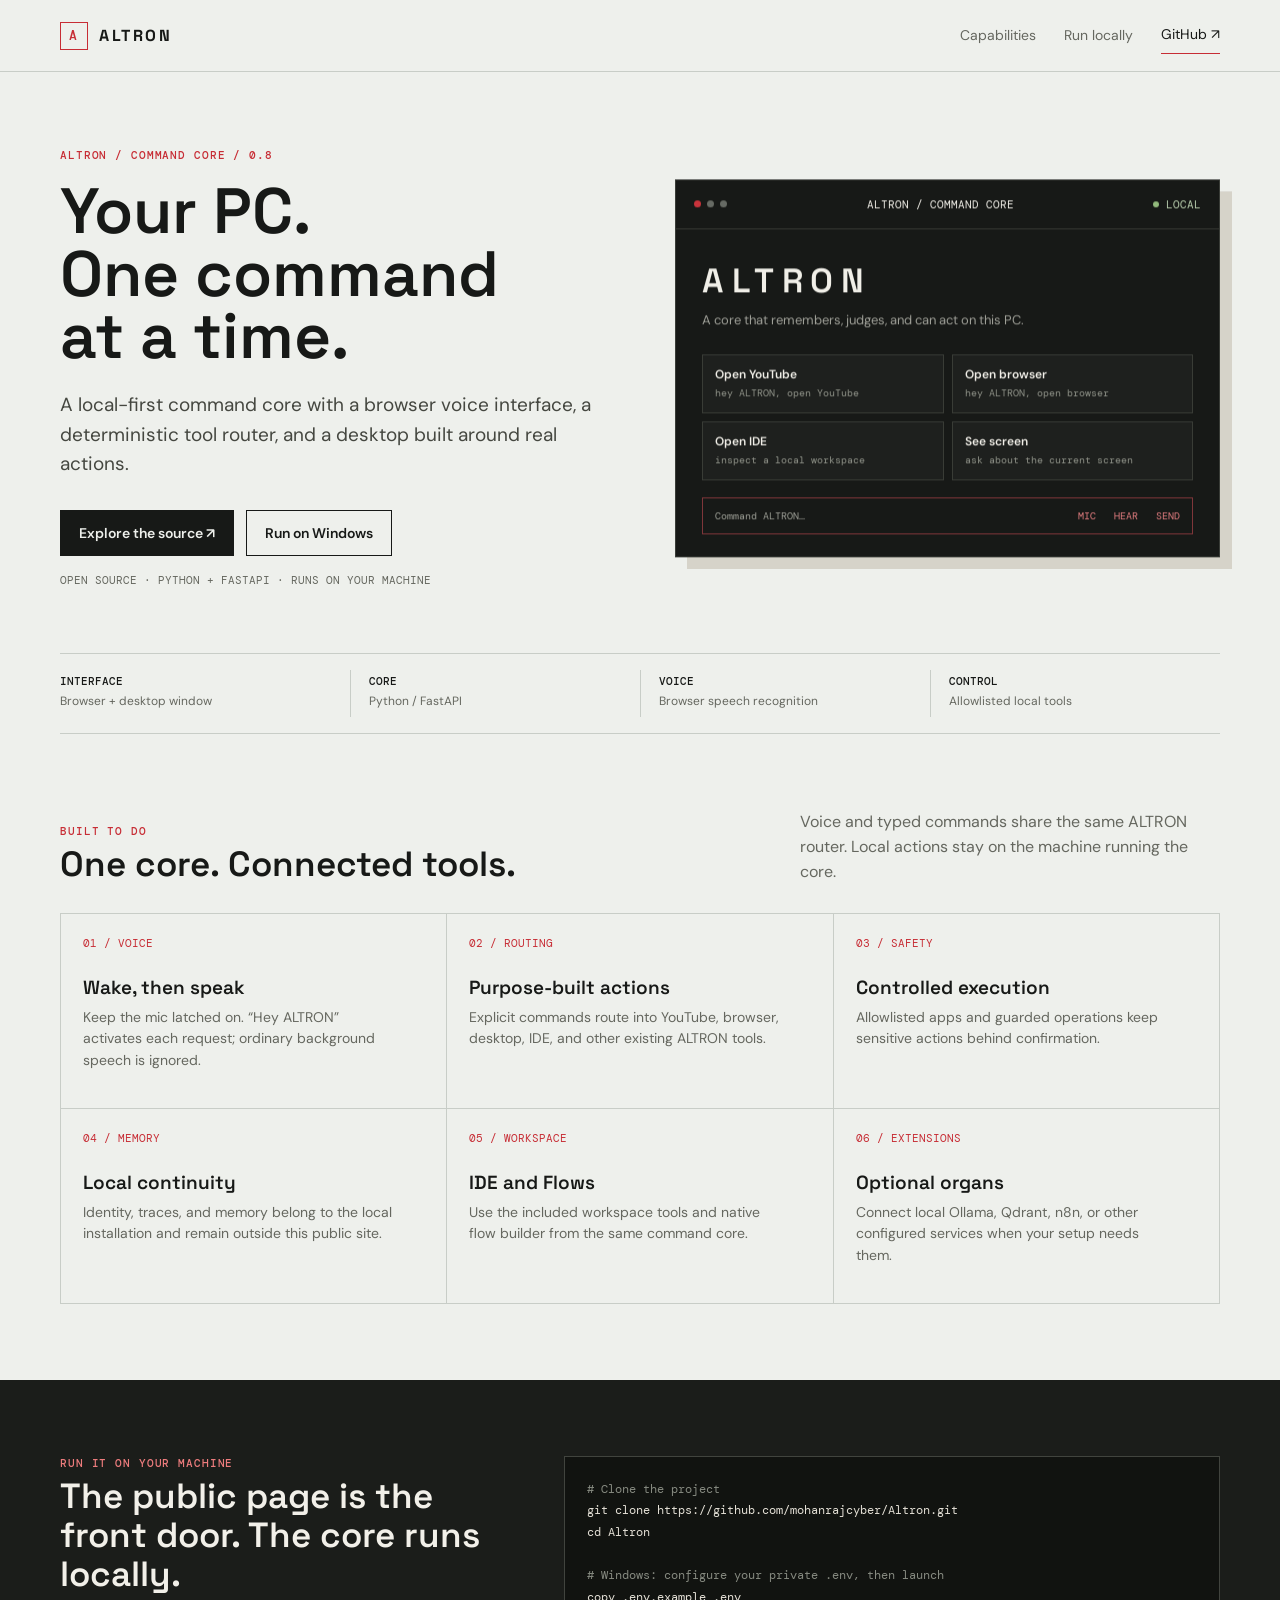
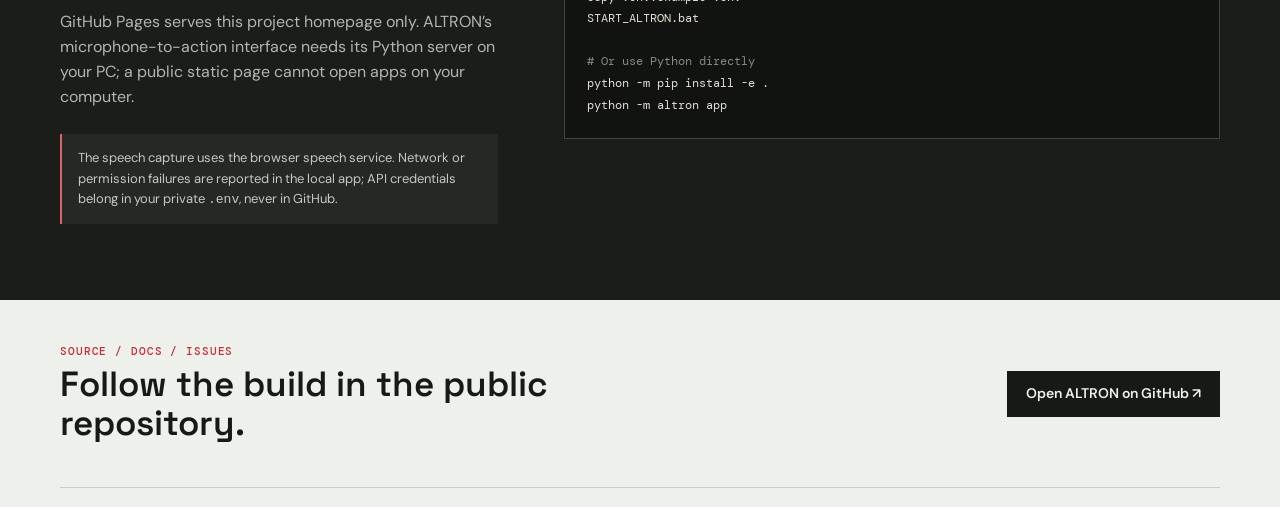
<file: index.html>
<!doctype html>
<html lang="en">
    <head>
        <meta charset="utf-8">
        <meta name="viewport" content="width=device-width, initial-scale=1">
        <meta http-equiv="refresh" content="0; url=site/">
        <title>ALTRON</title>
    </head>
    <body>
        <p>Opening the <a href="site/">ALTRON project site</a>…</p>
    </body>
</html>
</file>
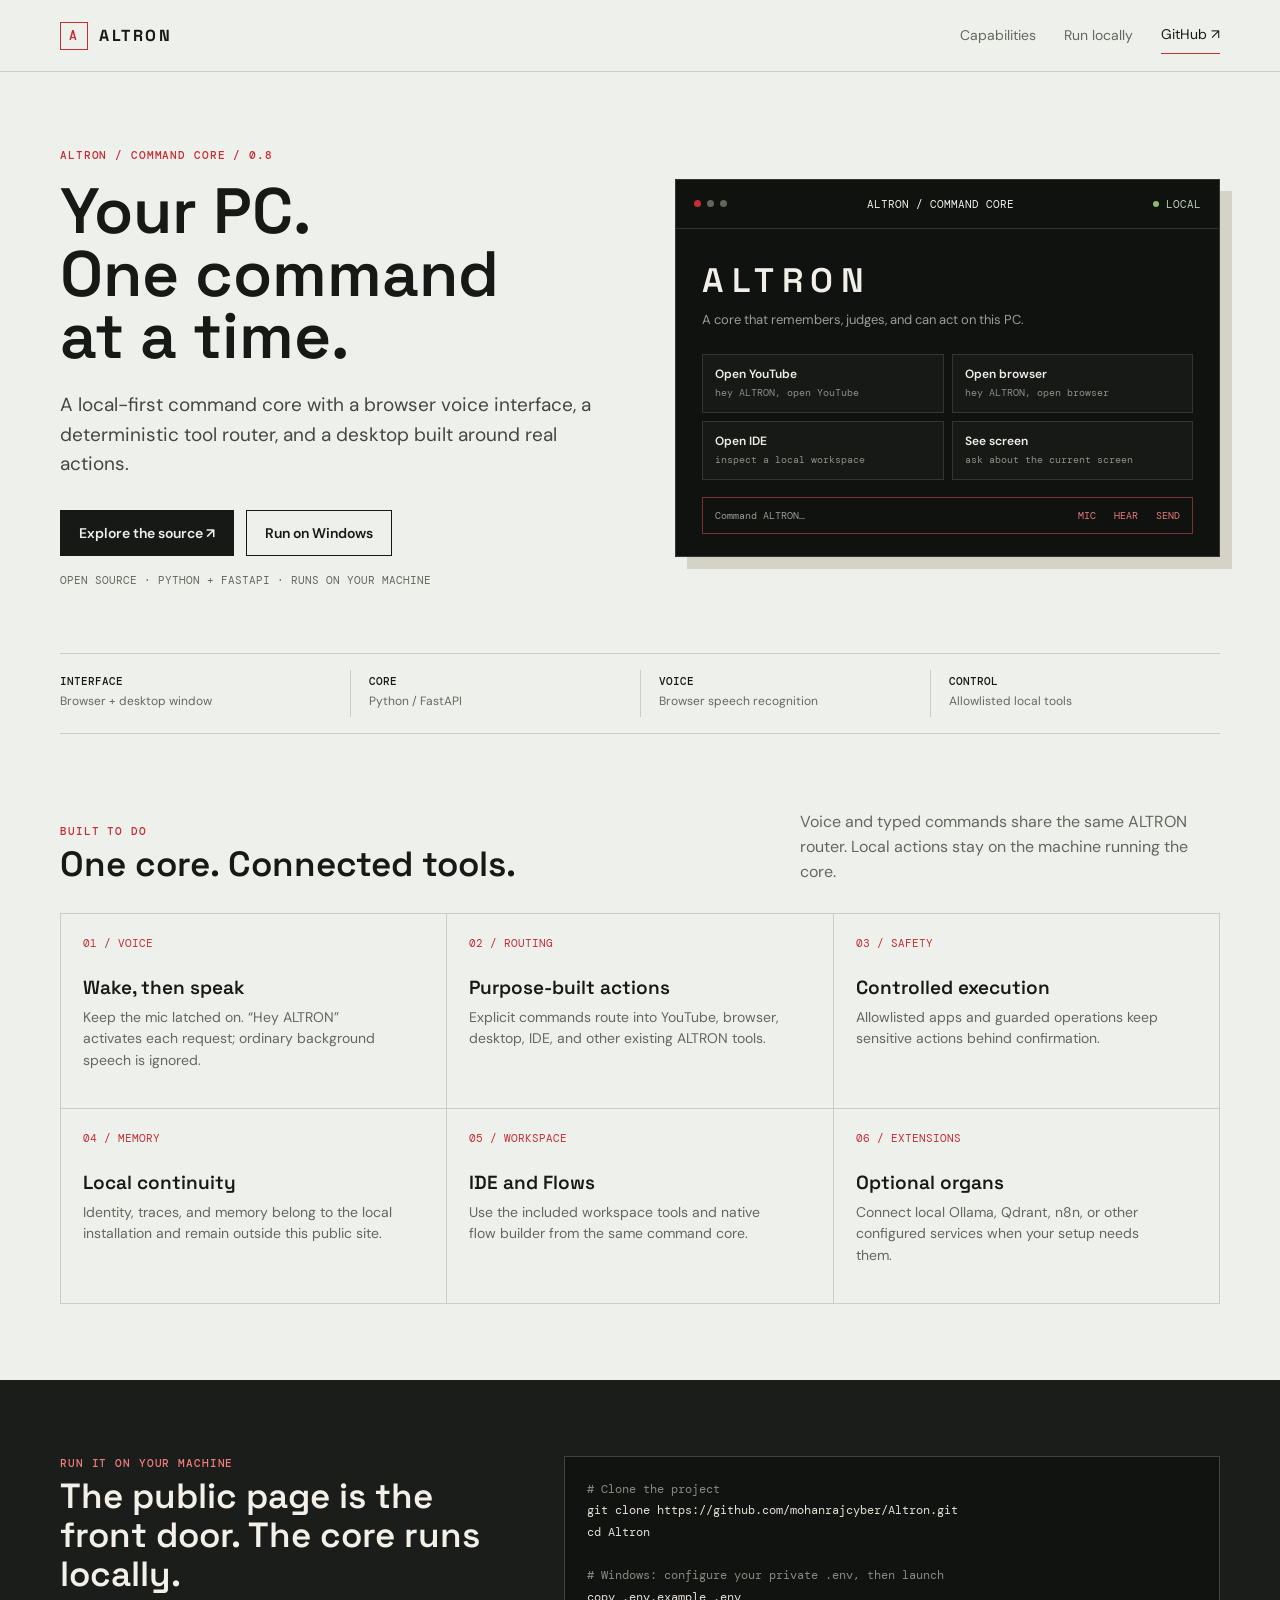
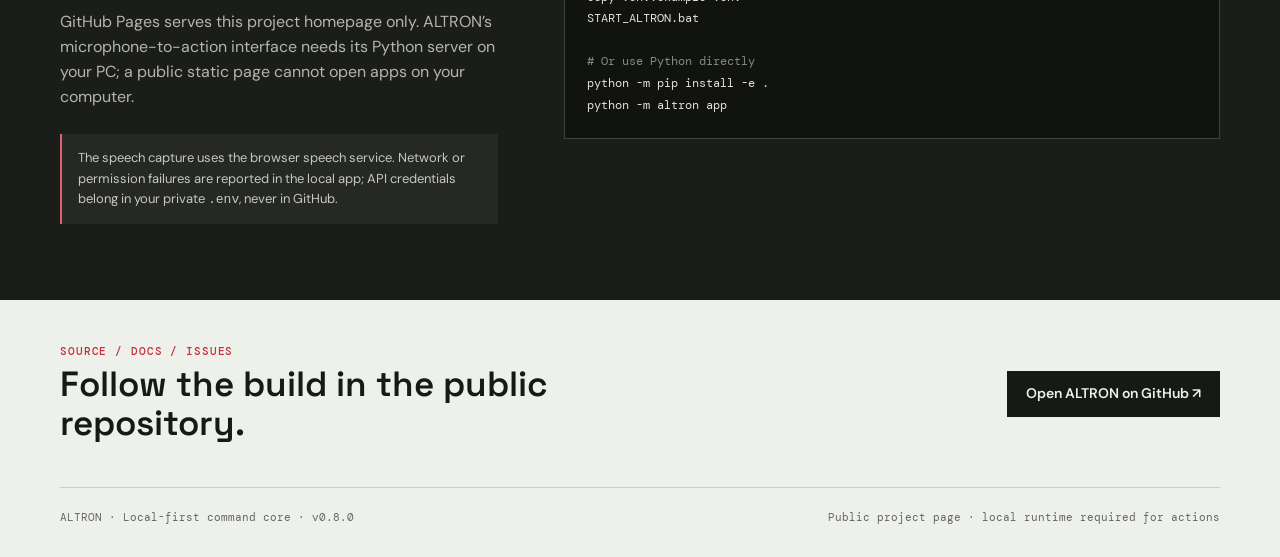
<file: site/index.html>
<!doctype html>
<html lang="en">
  <head>
    <meta charset="utf-8">
    <meta name="viewport" content="width=device-width, initial-scale=1">
    <meta name="theme-color" content="#f0eee8">
    <meta name="description" content="ALTRON is a local-first command core with voice input, an allowlisted tool router, and a desktop interface.">
    <title>ALTRON — Local command core</title>
    <link rel="preconnect" href="https://fonts.googleapis.com">
    <link rel="preconnect" href="https://fonts.gstatic.com" crossorigin>
    <link href="https://fonts.googleapis.com/css2?family=DM+Mono:wght@400;500&family=DM+Sans:wght@400;500;600;700&family=Space+Grotesk:wght@400;500;600;700&display=swap" rel="stylesheet">
    <style>
      :root {
        color-scheme: light;
        --paper: #eef0ec;
        --ink: #171917;
        --muted: #65675f;
        --line: #c8cdc7;
        --red: #c72d35;
        --green: #4a7553;
        --panel: #e2e6e0;
        --mono: "DM Mono", Consolas, monospace;
        --sans: "DM Sans", "Segoe UI", sans-serif;
        --display: "Space Grotesk", "Segoe UI", sans-serif;
      }
      * { box-sizing: border-box; }
      html { scroll-behavior: smooth; }
      body { margin: 0; background: var(--paper); color: var(--ink); font: 16px/1.55 var(--sans); }
      a { color: inherit; }
      .wrap { width: min(1160px, calc(100% - 48px)); margin: 0 auto; }
      .topbar { height: 72px; border-bottom: 1px solid var(--line); display: flex; align-items: center; }
      .nav { display: flex; align-items: center; justify-content: space-between; gap: 24px; }
      .brand { display: inline-flex; align-items: center; gap: 11px; text-decoration: none; font: 700 16px var(--display); letter-spacing: .16em; }
      .mark { width: 28px; aspect-ratio: 1; display: grid; place-items: center; border: 1px solid var(--red); color: var(--red); font: 500 13px var(--mono); }
      .links { display: flex; align-items: center; gap: 28px; }
      .links a { text-decoration: none; font-size: 14px; color: var(--muted); }
      .links a:hover { color: var(--red); }
      .links .repo { color: var(--ink); border-bottom: 1px solid var(--red); padding: 7px 0; }
      .hero { padding: 76px 0 66px; display: grid; grid-template-columns: minmax(0, 1.02fr) minmax(360px, .98fr); align-items: center; gap: 48px; }
      .eyebrow, .kicker { color: var(--red); font: 500 11px var(--mono); letter-spacing: .08em; text-transform: uppercase; }
      h1 { max-width: 650px; margin: 18px 0 22px; font: 600 64px/.98 var(--display); letter-spacing: 0; }
      .lead { max-width: 560px; margin: 0; color: #454740; font-size: 19px; line-height: 1.55; }
      .actions { display: flex; flex-wrap: wrap; gap: 12px; margin-top: 32px; }
      .button { min-height: 46px; padding: 0 18px; display: inline-flex; align-items: center; justify-content: center; border: 1px solid var(--ink); text-decoration: none; font-size: 14px; font-weight: 600; transition: transform .18s ease, background .18s ease; }
      .button:hover { transform: translateY(-2px); }
      .button.primary { background: var(--ink); color: var(--paper); }
      .button.primary:hover { background: var(--red); border-color: var(--red); }
      .button.secondary:hover { background: white; }
      .microcopy { margin: 17px 0 0; color: var(--muted); font: 11px var(--mono); }
      .product { border: 1px solid #333631; background: #101210; color: #f1efe8; box-shadow: 12px 12px 0 #d5d2c8; overflow: hidden; animation: rise .7s ease both; }
      .product-head { height: 49px; display: flex; align-items: center; justify-content: space-between; padding: 0 18px; border-bottom: 1px solid #30332e; font: 11px var(--mono); }
      .lights { display: flex; gap: 6px; }
      .lights i { width: 7px; height: 7px; border-radius: 50%; background: #62665f; }
      .lights i:first-child { background: var(--red); }
      .live { display: inline-flex; align-items: center; gap: 7px; color: #b8cfad; }
      .live:before { width: 6px; height: 6px; border-radius: 50%; background: #8fb878; content: ""; }
      .product-body { min-height: 314px; padding: 30px 26px 22px; }
      .product-title { margin: 0; font: 600 34px var(--display); letter-spacing: .22em; }
      .product-copy { margin: 8px 0 24px; color: #9c9d95; font-size: 13px; }
      .command-list { display: grid; grid-template-columns: 1fr 1fr; gap: 8px; }
      .command { min-height: 59px; padding: 10px 12px; border: 1px solid #333630; background: #171917; }
      .command b { display: block; font-size: 12px; font-weight: 600; }
      .command small { display: block; margin-top: 3px; color: #8d9086; font: 10px var(--mono); }
      .composer { margin-top: 17px; padding: 11px 12px; border: 1px solid #7b3034; color: #9a9c93; font: 10px var(--mono); }
      .composer span { float: right; color: #e37a7d; }
      .runtime { padding: 16px 0; border-top: 1px solid var(--line); border-bottom: 1px solid var(--line); display: grid; grid-template-columns: repeat(4, 1fr); }
      .runtime div { padding: 4px 18px; border-left: 1px solid var(--line); }
      .runtime div:first-child { padding-left: 0; border: 0; }
      .runtime b { display: block; font: 500 11px var(--mono); }
      .runtime small { color: var(--muted); font-size: 12px; }
      .section { padding: 76px 0; }
      .section-heading { display: flex; align-items: end; justify-content: space-between; gap: 24px; margin-bottom: 28px; }
      h2 { margin: 7px 0 0; font: 600 35px/1.12 var(--display); letter-spacing: 0; }
      .section-heading p { max-width: 420px; margin: 0; color: var(--muted); }
      .features { display: grid; grid-template-columns: repeat(3, 1fr); border-top: 1px solid var(--line); border-left: 1px solid var(--line); }
      .feature { min-height: 195px; padding: 22px; border-right: 1px solid var(--line); border-bottom: 1px solid var(--line); }
      .feature-num { color: var(--red); font: 11px var(--mono); }
      .feature h3 { margin: 25px 0 7px; font: 600 19px var(--display); }
      .feature p { max-width: 310px; margin: 0; color: var(--muted); font-size: 14px; }
      .local { background: #1b1d1a; color: #f2f0e9; }
      .local .kicker { color: #ed7c7d; }
      .local-grid { display: grid; grid-template-columns: minmax(0, .8fr) minmax(420px, 1.2fr); gap: 66px; align-items: start; }
      .local p { max-width: 450px; color: #b4b5ad; }
      .notice { margin-top: 25px; padding: 14px 16px; border-left: 2px solid #d9656b; background: #252824; color: #c7c8c0; font-size: 13px; }
      pre { margin: 0; padding: 22px; overflow-x: auto; border: 1px solid #41443e; background: #111310; color: #e4e0d6; font: 12px/1.8 var(--mono); }
      pre .comment { color: #868a80; }
      .closing { display: flex; align-items: center; justify-content: space-between; gap: 30px; padding: 44px 0; border-bottom: 1px solid var(--line); }
      .closing h2 { max-width: 580px; }
      footer { padding: 22px 0 34px; color: var(--muted); font: 11px var(--mono); }
      footer .wrap { display: flex; justify-content: space-between; gap: 18px; }
      @keyframes rise { from { opacity: 0; transform: translateY(12px); } to { opacity: 1; transform: translateY(0); } }
      @media (max-width: 820px) {
        .hero { grid-template-columns: 1fr; gap: 38px; padding: 54px 0; }
        .product { width: min(100%, 590px); }
        .runtime { grid-template-columns: 1fr 1fr; row-gap: 14px; }
        .runtime div:nth-child(3) { padding-left: 0; border: 0; }
        .features { grid-template-columns: 1fr 1fr; }
        .local-grid { grid-template-columns: 1fr; gap: 30px; }
      }
      @media (max-width: 560px) {
        .wrap { width: min(100% - 32px, 1160px); }
        .topbar { height: 62px; }
        .links { gap: 14px; }
        .links a { font-size: 12px; }
        .links a:first-child { display: none; }
        h1 { font-size: 52px; }
        .lead { font-size: 17px; }
        .product-body { padding: 23px 17px 17px; }
        .product-title { font-size: 28px; }
        .command-list { grid-template-columns: 1fr; }
        .section { padding: 56px 0; }
        .section-heading { display: block; }
        .section-heading p { margin-top: 13px; }
        h2 { font-size: 30px; }
        .features { grid-template-columns: 1fr; }
        .feature { min-height: 160px; }
        .feature h3 { margin-top: 17px; }
        .local-grid { min-width: 0; }
        pre { padding: 16px; font-size: 11px; }
        .closing { align-items: start; flex-direction: column; }
        footer .wrap { flex-direction: column; }
      }
      @media (prefers-reduced-motion: reduce) {
        *, *::before, *::after { scroll-behavior: auto !important; animation-duration: .01ms !important; transition-duration: .01ms !important; }
      }
    </style>
  </head>
  <body>
    <header class="topbar">
      <nav class="wrap nav" aria-label="Main navigation">
        <a class="brand" href="#top"><span class="mark">A</span> ALTRON</a>
        <div class="links">
          <a href="#capabilities">Capabilities</a>
          <a href="#run">Run locally</a>
          <a class="repo" href="https://github.com/mohanrajcyber/Altron">GitHub ↗</a>
        </div>
      </nav>
    </header>

    <main id="top">
      <section class="wrap hero">
        <div>
          <div class="eyebrow">ALTRON / COMMAND CORE / 0.8</div>
          <h1>Your PC.<br>One command<br>at a time.</h1>
          <p class="lead">A local-first command core with a browser voice interface, a deterministic tool router, and a desktop built around real actions.</p>
          <div class="actions">
            <a class="button primary" href="https://github.com/mohanrajcyber/Altron">Explore the source <span aria-hidden="true">&nbsp;↗</span></a>
            <a class="button secondary" href="#run">Run on Windows</a>
          </div>
          <p class="microcopy">OPEN SOURCE · PYTHON + FASTAPI · RUNS ON YOUR MACHINE</p>
        </div>

        <div class="product" aria-label="Preview of the ALTRON command interface">
          <div class="product-head"><span class="lights"><i></i><i></i><i></i></span><span>ALTRON / COMMAND CORE</span><span class="live">LOCAL</span></div>
          <div class="product-body">
            <h2 class="product-title">ALTRON</h2>
            <p class="product-copy">A core that remembers, judges, and can act on this PC.</p>
            <div class="command-list">
              <div class="command"><b>Open YouTube</b><small>hey ALTRON, open YouTube</small></div>
              <div class="command"><b>Open browser</b><small>hey ALTRON, open browser</small></div>
              <div class="command"><b>Open IDE</b><small>inspect a local workspace</small></div>
              <div class="command"><b>See screen</b><small>ask about the current screen</small></div>
            </div>
            <div class="composer">Command ALTRON… <span>MIC &nbsp; HEAR &nbsp; SEND</span></div>
          </div>
        </div>
      </section>

      <section class="wrap runtime" aria-label="Project stack">
        <div><b>INTERFACE</b><small>Browser + desktop window</small></div>
        <div><b>CORE</b><small>Python / FastAPI</small></div>
        <div><b>VOICE</b><small>Browser speech recognition</small></div>
        <div><b>CONTROL</b><small>Allowlisted local tools</small></div>
      </section>

      <section class="wrap section" id="capabilities">
        <div class="section-heading">
          <div><div class="kicker">Built to do</div><h2>One core. Connected tools.</h2></div>
          <p>Voice and typed commands share the same ALTRON router. Local actions stay on the machine running the core.</p>
        </div>
        <div class="features">
          <article class="feature"><div class="feature-num">01 / VOICE</div><h3>Wake, then speak</h3><p>Keep the mic latched on. “Hey ALTRON” activates each request; ordinary background speech is ignored.</p></article>
          <article class="feature"><div class="feature-num">02 / ROUTING</div><h3>Purpose-built actions</h3><p>Explicit commands route into YouTube, browser, desktop, IDE, and other existing ALTRON tools.</p></article>
          <article class="feature"><div class="feature-num">03 / SAFETY</div><h3>Controlled execution</h3><p>Allowlisted apps and guarded operations keep sensitive actions behind confirmation.</p></article>
          <article class="feature"><div class="feature-num">04 / MEMORY</div><h3>Local continuity</h3><p>Identity, traces, and memory belong to the local installation and remain outside this public site.</p></article>
          <article class="feature"><div class="feature-num">05 / WORKSPACE</div><h3>IDE and Flows</h3><p>Use the included workspace tools and native flow builder from the same command core.</p></article>
          <article class="feature"><div class="feature-num">06 / EXTENSIONS</div><h3>Optional organs</h3><p>Connect local Ollama, Qdrant, n8n, or other configured services when your setup needs them.</p></article>
        </div>
      </section>

      <section class="local section" id="run">
        <div class="wrap local-grid">
          <div>
            <div class="kicker">Run it on your machine</div>
            <h2>The public page is the front door. The core runs locally.</h2>
            <p>GitHub Pages serves this project homepage only. ALTRON’s microphone-to-action interface needs its Python server on your PC; a public static page cannot open apps on your computer.</p>
            <div class="notice">The speech capture uses the browser speech service. Network or permission failures are reported in the local app; API credentials belong in your private <code>.env</code>, never in GitHub.</div>
          </div>
          <pre><span class="comment"># Clone the project</span>
git clone https://github.com/mohanrajcyber/Altron.git
cd Altron

<span class="comment"># Windows: configure your private .env, then launch</span>
copy .env.example .env
START_ALTRON.bat

<span class="comment"># Or use Python directly</span>
python -m pip install -e .
python -m altron app</pre>
        </div>
      </section>

      <section class="wrap closing">
        <div><div class="kicker">Source / docs / issues</div><h2>Follow the build in the public repository.</h2></div>
        <a class="button primary" href="https://github.com/mohanrajcyber/Altron">Open ALTRON on GitHub ↗</a>
      </section>
    </main>

    <footer><div class="wrap"><span>ALTRON · Local-first command core · v0.8.0</span><span>Public project page · local runtime required for actions</span></div></footer>
  </body>
</html>
</file>
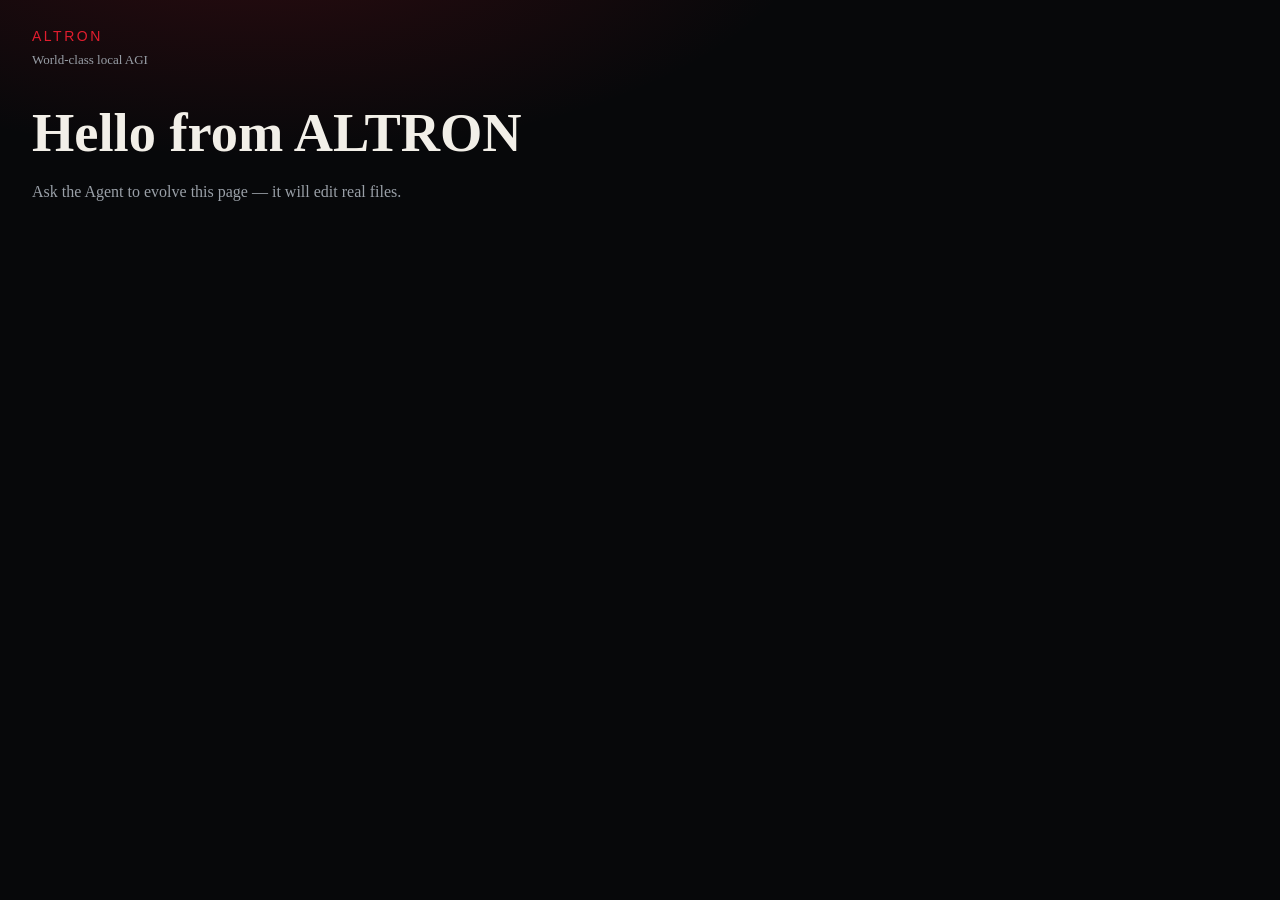
<file: sites/demo/index.html>
<!DOCTYPE html>
<html lang="en">
<head>
  <meta charset="utf-8" />
  <meta name="viewport" content="width=device-width, initial-scale=1" />
  <title>ALTRON Site</title>
  <link rel="stylesheet" href="styles.css" />
</head>
<body>
  <header class="top">
    <div class="brand">ALTRON</div>
    <p class="tag">World-class local AGI</p>
  </header>
  <main class="hero">
    <h1>Hello from ALTRON</h1>
    <p>Ask the Agent to evolve this page — it will edit real files.</p>
  </main>
</body>
</html>
</file>
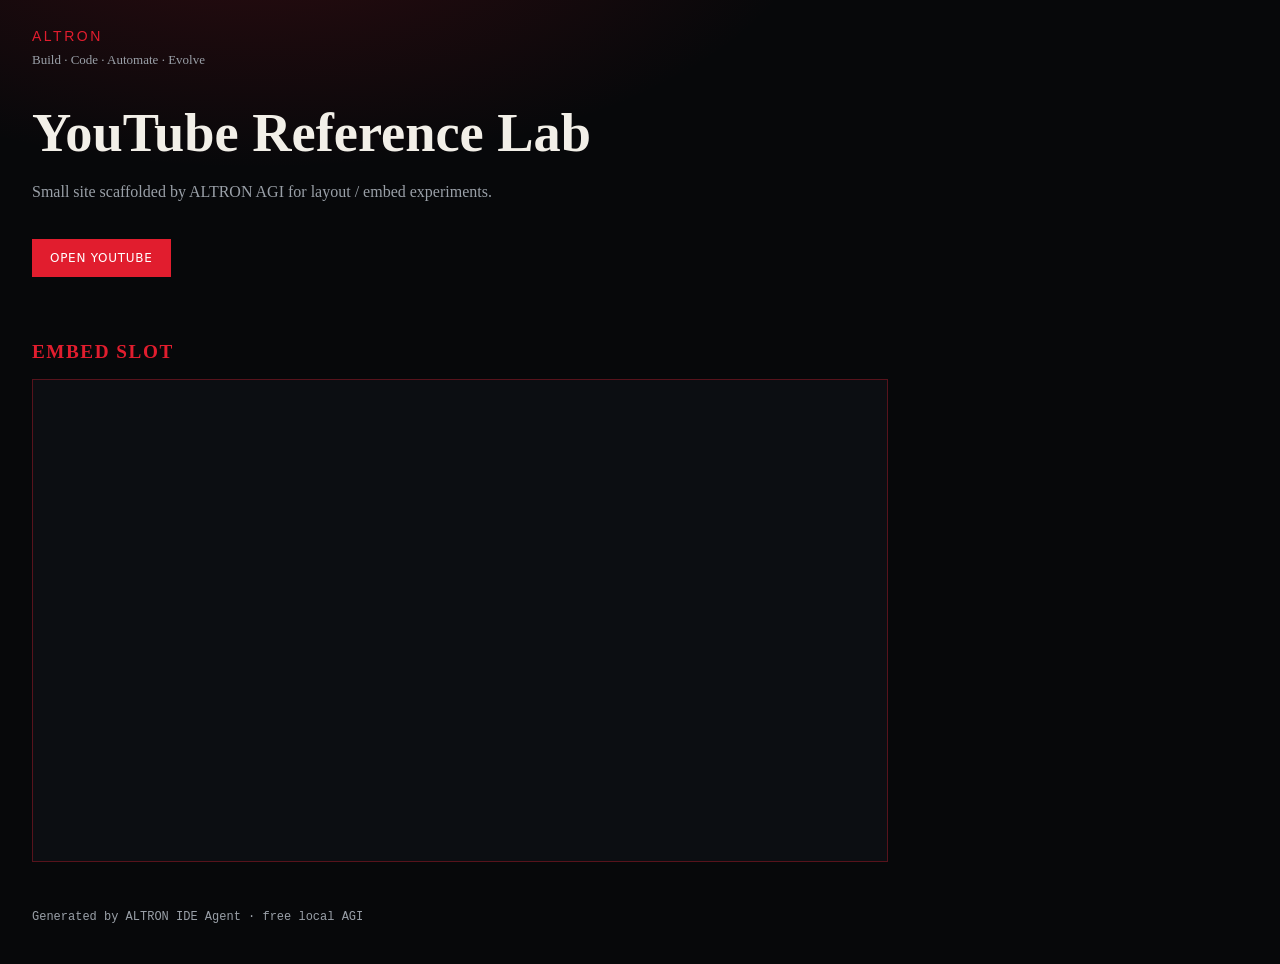
<file: sites/youtube_ref/index.html>
<!DOCTYPE html>
<html lang="en">
<head>
  <meta charset="utf-8" />
  <meta name="viewport" content="width=device-width, initial-scale=1" />
  <title>ALTRON · YouTube Reference</title>
  <link rel="stylesheet" href="styles.css" />
</head>
<body>
  <header class="top">
    <div class="brand">ALTRON</div>
    <p class="tag">Build · Code · Automate · Evolve</p>
  </header>
  <main>
    <section class="hero">
      <h1>YouTube Reference Lab</h1>
      <p>Small site scaffolded by ALTRON AGI for layout / embed experiments.</p>
      <a class="cta" href="https://www.youtube.com" target="_blank" rel="noreferrer">Open YouTube</a>
    </section>
    <section class="embed">
      <h2>Embed slot</h2>
      <div class="frame">
        <iframe
          src="https://www.youtube.com/embed/dQw4w9WgXcQ"
          title="YouTube reference"
          allow="accelerometer; autoplay; clipboard-write; encrypted-media; gyroscope; picture-in-picture"
          allowfullscreen
        ></iframe>
      </div>
    </section>
  </main>
  <footer>Generated by ALTRON IDE Agent · free local AGI</footer>
</body>
</html>
</file>
<file: sites/demo/styles.css>
:root {
  --bg: #07080a;
  --red: #e11d2e;
  --text: #f2efe8;
  --muted: #9aa0a8;
}
* { box-sizing: border-box; }
body {
  margin: 0;
  font-family: Georgia, "Times New Roman", serif;
  background:
    radial-gradient(ellipse 80% 50% at 20% -10%, rgba(225,29,46,.18), transparent 55%),
    var(--bg);
  color: var(--text);
  min-height: 100vh;
}
.top { padding: 28px 32px 8px; }
.brand {
  font-family: "Arial Black", Impact, sans-serif;
  letter-spacing: .18em;
  color: var(--red);
  font-size: 14px;
}
.tag { color: var(--muted); margin: 6px 0 0; font-size: 13px; }
.hero, .embed { padding: 24px 32px; max-width: 920px; }
h1 { font-size: clamp(2rem, 5vw, 3.4rem); margin: 0 0 12px; }
h2 { font-size: 1.2rem; color: var(--red); letter-spacing: .08em; text-transform: uppercase; }
p { color: var(--muted); line-height: 1.55; max-width: 42rem; }
.cta {
  display: inline-block;
  margin-top: 18px;
  padding: 12px 18px;
  background: var(--red);
  color: #fff;
  text-decoration: none;
  font-family: ui-sans-serif, system-ui, sans-serif;
  letter-spacing: .06em;
  text-transform: uppercase;
  font-size: 12px;
}
.frame {
  position: relative;
  padding-top: 56.25%;
  border: 1px solid rgba(225,29,46,.35);
  background: #0c0e12;
}
.frame iframe {
  position: absolute; inset: 0; width: 100%; height: 100%; border: 0;
}
footer {
  padding: 24px 32px 40px;
  color: var(--muted);
  font-size: 12px;
  font-family: ui-monospace, monospace;
}
</file>
<file: sites/youtube_ref/styles.css>
:root {
  --bg: #07080a;
  --red: #e11d2e;
  --text: #f2efe8;
  --muted: #9aa0a8;
}
* { box-sizing: border-box; }
body {
  margin: 0;
  font-family: Georgia, "Times New Roman", serif;
  background:
    radial-gradient(ellipse 80% 50% at 20% -10%, rgba(225,29,46,.18), transparent 55%),
    var(--bg);
  color: var(--text);
  min-height: 100vh;
}
.top { padding: 28px 32px 8px; }
.brand {
  font-family: "Arial Black", Impact, sans-serif;
  letter-spacing: .18em;
  color: var(--red);
  font-size: 14px;
}
.tag { color: var(--muted); margin: 6px 0 0; font-size: 13px; }
.hero, .embed { padding: 24px 32px; max-width: 920px; }
h1 { font-size: clamp(2rem, 5vw, 3.4rem); margin: 0 0 12px; }
h2 { font-size: 1.2rem; color: var(--red); letter-spacing: .08em; text-transform: uppercase; }
p { color: var(--muted); line-height: 1.55; max-width: 42rem; }
.cta {
  display: inline-block;
  margin-top: 18px;
  padding: 12px 18px;
  background: var(--red);
  color: #fff;
  text-decoration: none;
  font-family: ui-sans-serif, system-ui, sans-serif;
  letter-spacing: .06em;
  text-transform: uppercase;
  font-size: 12px;
}
.frame {
  position: relative;
  padding-top: 56.25%;
  border: 1px solid rgba(225,29,46,.35);
  background: #0c0e12;
}
.frame iframe {
  position: absolute; inset: 0; width: 100%; height: 100%; border: 0;
}
footer {
  padding: 24px 32px 40px;
  color: var(--muted);
  font-size: 12px;
  font-family: ui-monospace, monospace;
}
</file>
